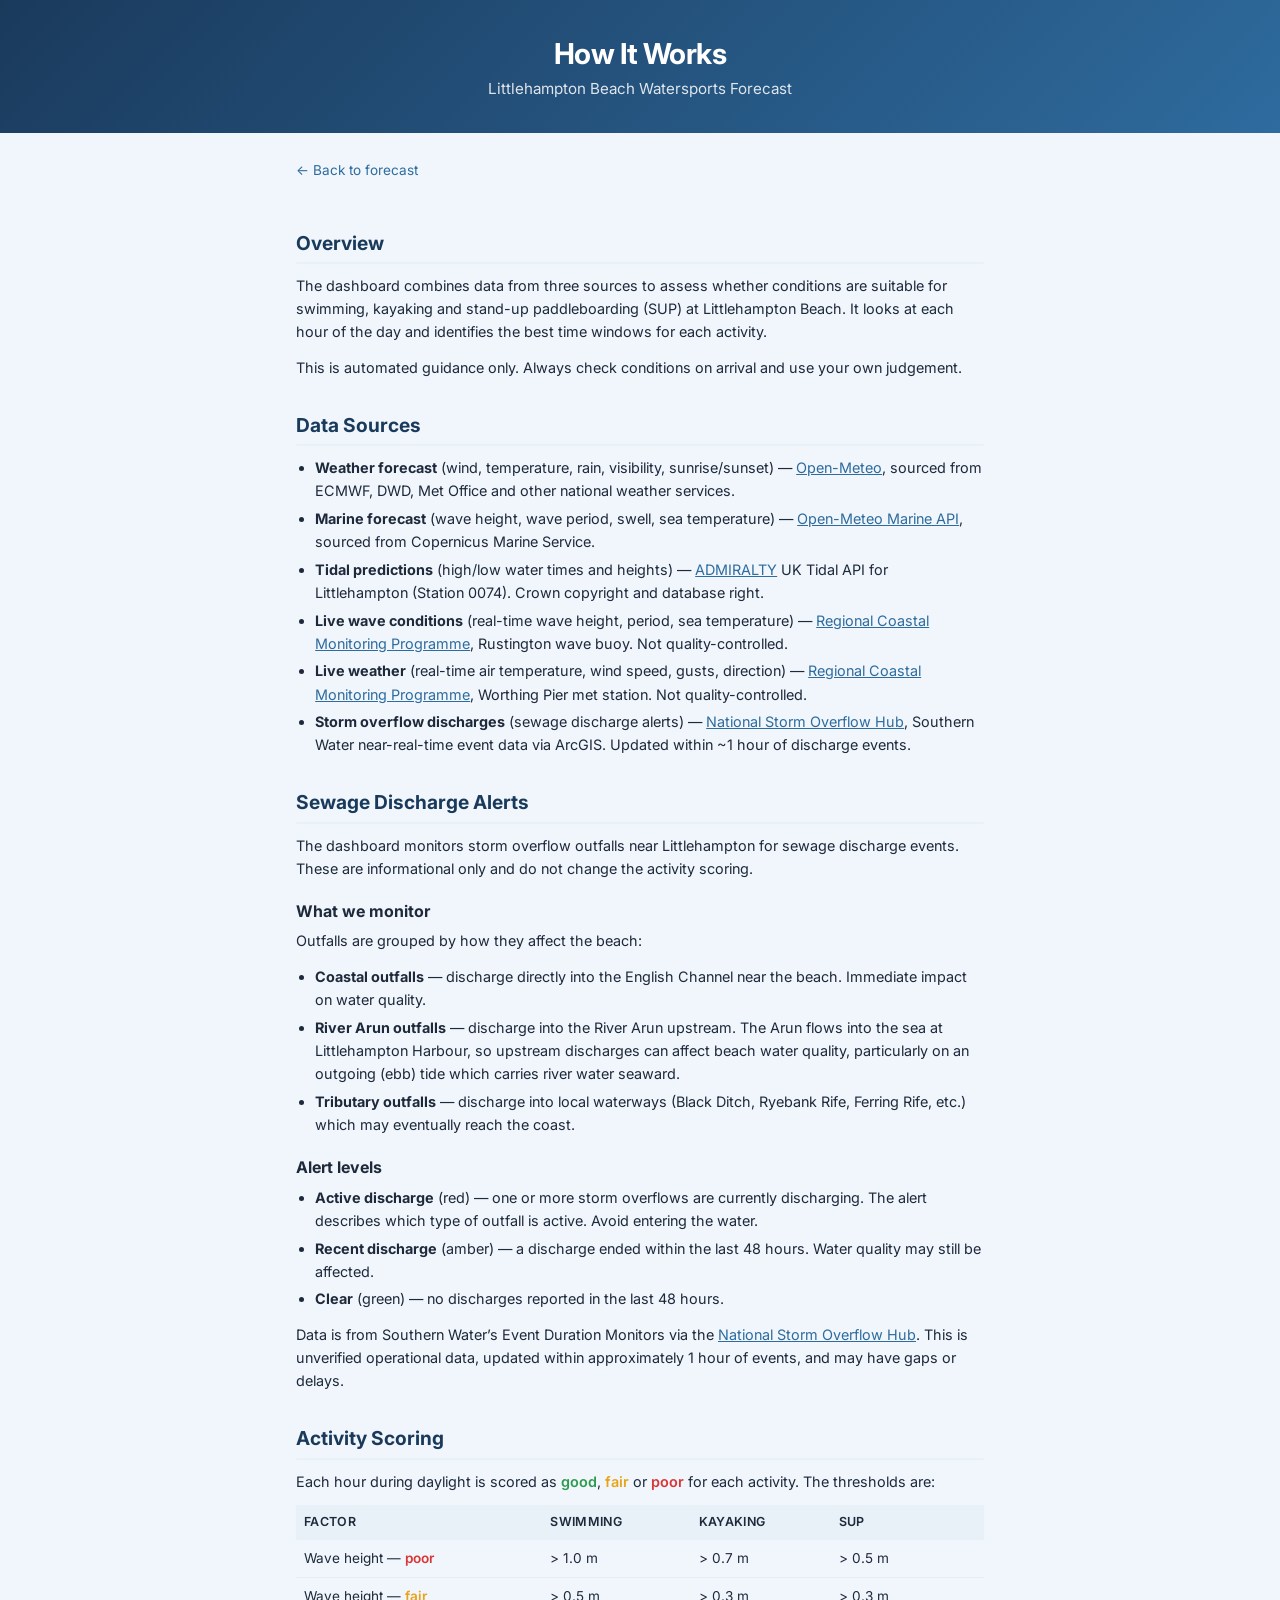
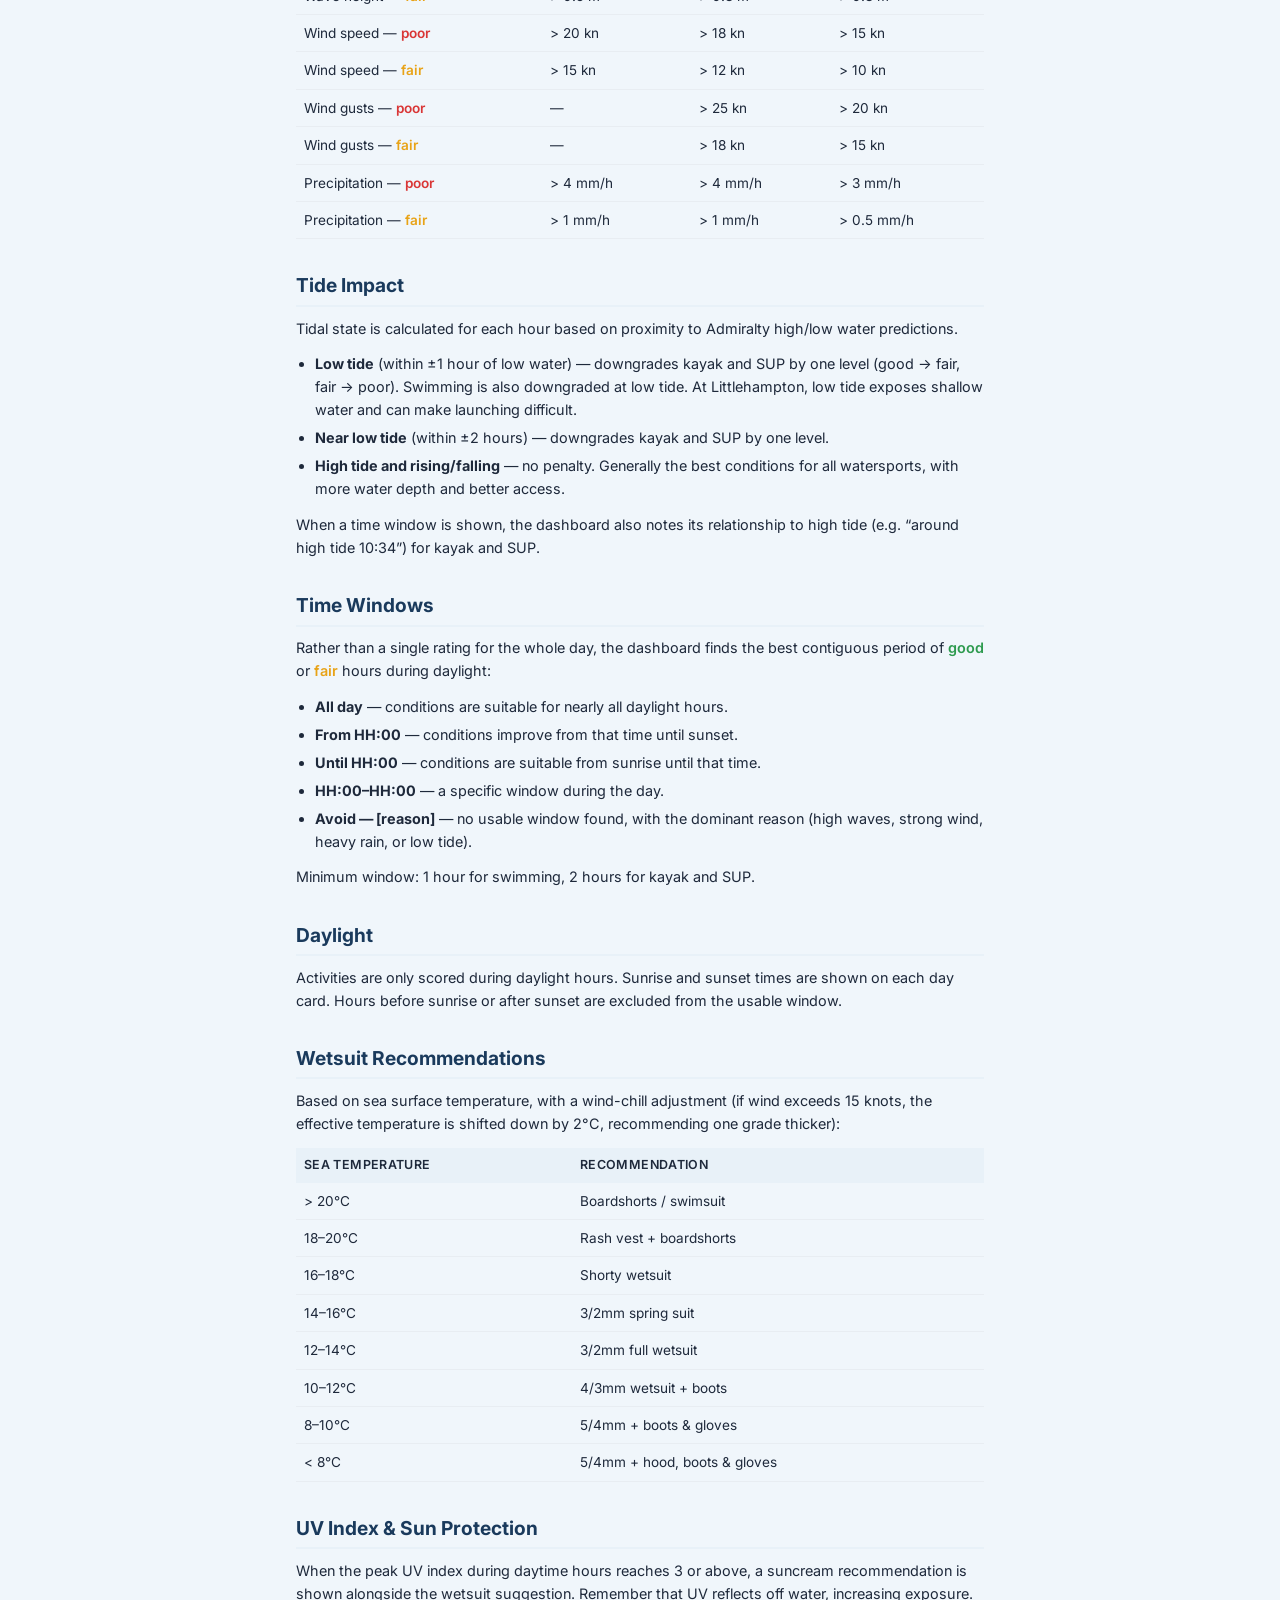
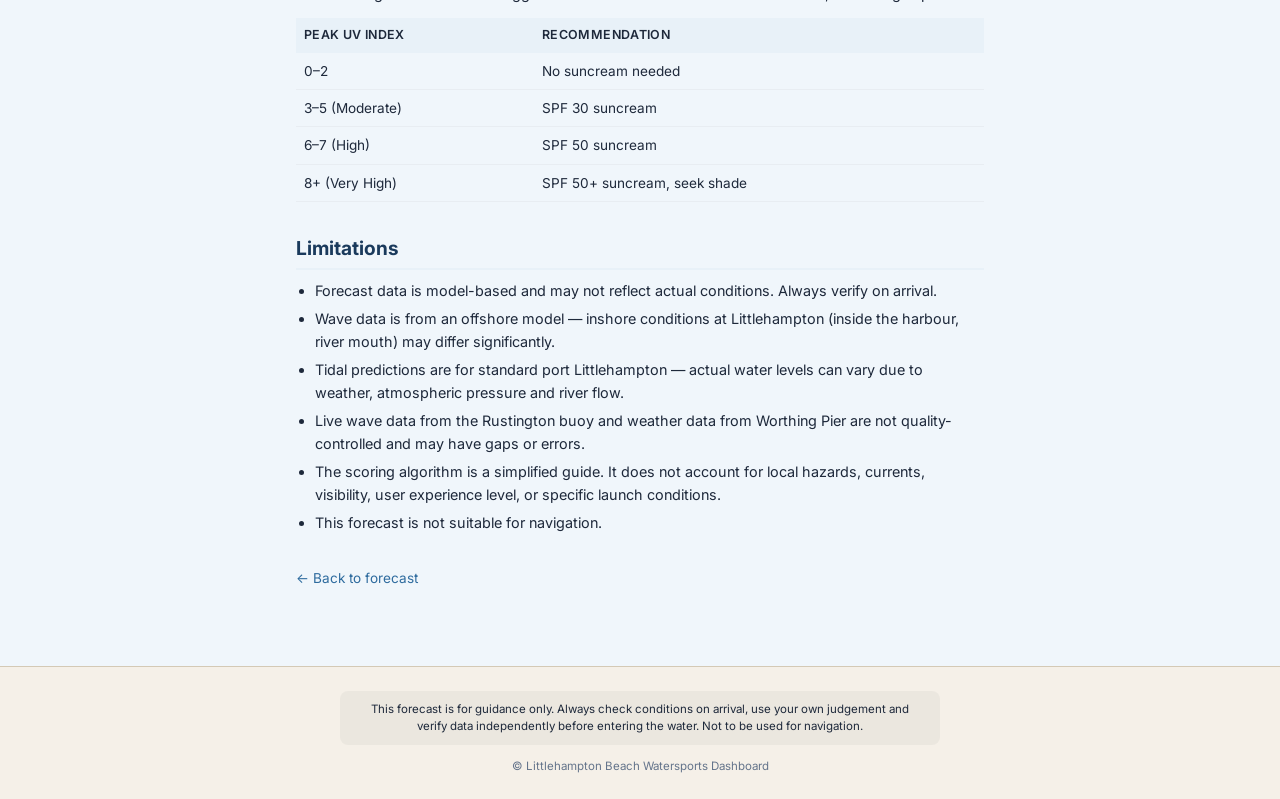
<file: how-it-works.html>
<!DOCTYPE html>
<html lang="en">
<head>
  <meta charset="UTF-8">
  <meta name="viewport" content="width=device-width, initial-scale=1.0">
  <title>How It Works — Littlehampton Beach</title>
  <meta name="description" content="How the Littlehampton Beach watersports forecast works. Scoring factors, data sources and methodology explained.">
  <link rel="stylesheet" href="css/style.css">
  <link rel="preconnect" href="https://fonts.googleapis.com">
  <link rel="preconnect" href="https://fonts.gstatic.com" crossorigin>
  <link href="https://fonts.googleapis.com/css2?family=Inter:wght@400;500;600;700&display=swap" rel="stylesheet">
  <style>
    .explainer { max-width: 720px; margin: 0 auto; padding: 1.5rem 1rem 3rem; }
    .explainer h2 { font-size: 1.2rem; margin: 2rem 0 0.6rem; color: var(--blue-deep); border-bottom: 2px solid var(--blue-light); padding-bottom: 0.3rem; }
    .explainer h3 { font-size: 1rem; margin: 1.2rem 0 0.4rem; }
    .explainer p { font-size: 0.9rem; line-height: 1.6; margin-bottom: 0.8rem; color: var(--text); }
    .explainer ul { font-size: 0.9rem; line-height: 1.6; padding-left: 1.2rem; margin-bottom: 0.8rem; }
    .explainer li { margin-bottom: 0.3rem; }
    .explainer table { width: 100%; border-collapse: collapse; font-size: 0.85rem; margin: 0.8rem 0 1.2rem; }
    .explainer th { text-align: left; padding: 0.5rem; background: var(--blue-light); font-weight: 600; font-size: 0.78rem; text-transform: uppercase; letter-spacing: 0.03em; }
    .explainer td { padding: 0.5rem; border-bottom: 1px solid #e8edf2; }
    .explainer .back-link { display: inline-block; margin-bottom: 1rem; font-size: 0.85rem; color: var(--blue-mid); text-decoration: none; }
    .explainer .back-link:hover { text-decoration: underline; }
    .cell-good { color: var(--green); font-weight: 600; }
    .cell-fair { color: var(--amber); font-weight: 600; }
    .cell-poor { color: var(--red); font-weight: 600; }
  </style>
</head>
<body>
  <header class="header">
    <div class="header__inner">
      <h1 class="header__title">How It Works</h1>
      <p class="header__subtitle">Littlehampton Beach Watersports Forecast</p>
    </div>
  </header>

  <main class="explainer">
    <a href="index.html" class="back-link">&larr; Back to forecast</a>

    <h2>Overview</h2>
    <p>
      The dashboard combines data from three sources to assess whether conditions are suitable for
      swimming, kayaking and stand-up paddleboarding (SUP) at Littlehampton Beach.
      It looks at each hour of the day and identifies the best time windows for each activity.
    </p>
    <p>
      This is automated guidance only. Always check conditions on arrival and use your own judgement.
    </p>

    <h2>Data Sources</h2>
    <ul>
      <li><strong>Weather forecast</strong> (wind, temperature, rain, visibility, sunrise/sunset) &mdash;
        <a href="https://open-meteo.com/" target="_blank" rel="noopener">Open-Meteo</a>, sourced from
        ECMWF, DWD, Met Office and other national weather services.</li>
      <li><strong>Marine forecast</strong> (wave height, wave period, swell, sea temperature) &mdash;
        <a href="https://open-meteo.com/" target="_blank" rel="noopener">Open-Meteo Marine API</a>,
        sourced from Copernicus Marine Service.</li>
      <li><strong>Tidal predictions</strong> (high/low water times and heights) &mdash;
        <a href="https://www.admiralty.co.uk" target="_blank" rel="noopener">ADMIRALTY</a> UK Tidal API
        for Littlehampton (Station 0074). Crown copyright and database right.</li>
      <li><strong>Live wave conditions</strong> (real-time wave height, period, sea temperature) &mdash;
        <a href="https://coastalmonitoring.org/" target="_blank" rel="noopener">Regional Coastal Monitoring Programme</a>,
        Rustington wave buoy. Not quality-controlled.</li>
      <li><strong>Live weather</strong> (real-time air temperature, wind speed, gusts, direction) &mdash;
        <a href="https://coastalmonitoring.org/" target="_blank" rel="noopener">Regional Coastal Monitoring Programme</a>,
        Worthing Pier met station. Not quality-controlled.</li>
      <li><strong>Storm overflow discharges</strong> (sewage discharge alerts) &mdash;
        <a href="https://www.streamwaterdata.co.uk/" target="_blank" rel="noopener">National Storm Overflow Hub</a>,
        Southern Water near-real-time event data via ArcGIS. Updated within ~1 hour of discharge events.</li>
    </ul>

    <h2>Sewage Discharge Alerts</h2>
    <p>
      The dashboard monitors storm overflow outfalls near Littlehampton for sewage discharge events.
      These are informational only and do not change the activity scoring.
    </p>

    <h3>What we monitor</h3>
    <p>Outfalls are grouped by how they affect the beach:</p>
    <ul>
      <li><strong>Coastal outfalls</strong> &mdash; discharge directly into the English Channel near the beach.
        Immediate impact on water quality.</li>
      <li><strong>River Arun outfalls</strong> &mdash; discharge into the River Arun upstream.
        The Arun flows into the sea at Littlehampton Harbour, so upstream discharges can affect
        beach water quality, particularly on an outgoing (ebb) tide which carries river water seaward.</li>
      <li><strong>Tributary outfalls</strong> &mdash; discharge into local waterways (Black Ditch, Ryebank Rife,
        Ferring Rife, etc.) which may eventually reach the coast.</li>
    </ul>

    <h3>Alert levels</h3>
    <ul>
      <li><strong>Active discharge</strong> (red) &mdash; one or more storm overflows are currently discharging.
        The alert describes which type of outfall is active. Avoid entering the water.</li>
      <li><strong>Recent discharge</strong> (amber) &mdash; a discharge ended within the last 48 hours.
        Water quality may still be affected.</li>
      <li><strong>Clear</strong> (green) &mdash; no discharges reported in the last 48 hours.</li>
    </ul>
    <p>
      Data is from Southern Water&rsquo;s Event Duration Monitors via the
      <a href="https://www.streamwaterdata.co.uk/" target="_blank" rel="noopener">National Storm Overflow Hub</a>.
      This is unverified operational data, updated within approximately 1 hour of events,
      and may have gaps or delays.
    </p>

    <h2>Activity Scoring</h2>
    <p>
      Each hour during daylight is scored as <span class="cell-good">good</span>,
      <span class="cell-fair">fair</span> or <span class="cell-poor">poor</span> for each activity.
      The thresholds are:
    </p>

    <table>
      <thead>
        <tr>
          <th>Factor</th>
          <th>Swimming</th>
          <th>Kayaking</th>
          <th>SUP</th>
        </tr>
      </thead>
      <tbody>
        <tr>
          <td>Wave height &mdash; <span class="cell-poor">poor</span></td>
          <td>&gt; 1.0 m</td>
          <td>&gt; 0.7 m</td>
          <td>&gt; 0.5 m</td>
        </tr>
        <tr>
          <td>Wave height &mdash; <span class="cell-fair">fair</span></td>
          <td>&gt; 0.5 m</td>
          <td>&gt; 0.3 m</td>
          <td>&gt; 0.3 m</td>
        </tr>
        <tr>
          <td>Wind speed &mdash; <span class="cell-poor">poor</span></td>
          <td>&gt; 20 kn</td>
          <td>&gt; 18 kn</td>
          <td>&gt; 15 kn</td>
        </tr>
        <tr>
          <td>Wind speed &mdash; <span class="cell-fair">fair</span></td>
          <td>&gt; 15 kn</td>
          <td>&gt; 12 kn</td>
          <td>&gt; 10 kn</td>
        </tr>
        <tr>
          <td>Wind gusts &mdash; <span class="cell-poor">poor</span></td>
          <td>&mdash;</td>
          <td>&gt; 25 kn</td>
          <td>&gt; 20 kn</td>
        </tr>
        <tr>
          <td>Wind gusts &mdash; <span class="cell-fair">fair</span></td>
          <td>&mdash;</td>
          <td>&gt; 18 kn</td>
          <td>&gt; 15 kn</td>
        </tr>
        <tr>
          <td>Precipitation &mdash; <span class="cell-poor">poor</span></td>
          <td>&gt; 4 mm/h</td>
          <td>&gt; 4 mm/h</td>
          <td>&gt; 3 mm/h</td>
        </tr>
        <tr>
          <td>Precipitation &mdash; <span class="cell-fair">fair</span></td>
          <td>&gt; 1 mm/h</td>
          <td>&gt; 1 mm/h</td>
          <td>&gt; 0.5 mm/h</td>
        </tr>
      </tbody>
    </table>

    <h2>Tide Impact</h2>
    <p>
      Tidal state is calculated for each hour based on proximity to Admiralty high/low water predictions.
    </p>
    <ul>
      <li><strong>Low tide</strong> (within &plusmn;1 hour of low water) &mdash; downgrades kayak and SUP by one level
        (good &rarr; fair, fair &rarr; poor). Swimming is also downgraded at low tide. At Littlehampton,
        low tide exposes shallow water and can make launching difficult.</li>
      <li><strong>Near low tide</strong> (within &plusmn;2 hours) &mdash; downgrades kayak and SUP by one level.</li>
      <li><strong>High tide and rising/falling</strong> &mdash; no penalty. Generally the best conditions for
        all watersports, with more water depth and better access.</li>
    </ul>
    <p>
      When a time window is shown, the dashboard also notes its relationship to high tide
      (e.g. &ldquo;around high tide 10:34&rdquo;) for kayak and SUP.
    </p>

    <h2>Time Windows</h2>
    <p>
      Rather than a single rating for the whole day, the dashboard finds the best contiguous period
      of <span class="cell-good">good</span> or <span class="cell-fair">fair</span> hours during daylight:
    </p>
    <ul>
      <li><strong>All day</strong> &mdash; conditions are suitable for nearly all daylight hours.</li>
      <li><strong>From HH:00</strong> &mdash; conditions improve from that time until sunset.</li>
      <li><strong>Until HH:00</strong> &mdash; conditions are suitable from sunrise until that time.</li>
      <li><strong>HH:00&ndash;HH:00</strong> &mdash; a specific window during the day.</li>
      <li><strong>Avoid &mdash; [reason]</strong> &mdash; no usable window found, with the dominant
        reason (high waves, strong wind, heavy rain, or low tide).</li>
    </ul>
    <p>
      Minimum window: 1 hour for swimming, 2 hours for kayak and SUP.
    </p>

    <h2>Daylight</h2>
    <p>
      Activities are only scored during daylight hours. Sunrise and sunset times are shown on each day card.
      Hours before sunrise or after sunset are excluded from the usable window.
    </p>

    <h2>Wetsuit Recommendations</h2>
    <p>
      Based on sea surface temperature, with a wind-chill adjustment (if wind exceeds 15 knots,
      the effective temperature is shifted down by 2&deg;C, recommending one grade thicker):
    </p>
    <table>
      <thead>
        <tr>
          <th>Sea Temperature</th>
          <th>Recommendation</th>
        </tr>
      </thead>
      <tbody>
        <tr><td>&gt; 20&deg;C</td><td>Boardshorts / swimsuit</td></tr>
        <tr><td>18&ndash;20&deg;C</td><td>Rash vest + boardshorts</td></tr>
        <tr><td>16&ndash;18&deg;C</td><td>Shorty wetsuit</td></tr>
        <tr><td>14&ndash;16&deg;C</td><td>3/2mm spring suit</td></tr>
        <tr><td>12&ndash;14&deg;C</td><td>3/2mm full wetsuit</td></tr>
        <tr><td>10&ndash;12&deg;C</td><td>4/3mm wetsuit + boots</td></tr>
        <tr><td>8&ndash;10&deg;C</td><td>5/4mm + boots &amp; gloves</td></tr>
        <tr><td>&lt; 8&deg;C</td><td>5/4mm + hood, boots &amp; gloves</td></tr>
      </tbody>
    </table>

    <h2>UV Index &amp; Sun Protection</h2>
    <p>
      When the peak UV index during daytime hours reaches 3 or above, a suncream recommendation is shown
      alongside the wetsuit suggestion. Remember that UV reflects off water, increasing exposure.
    </p>
    <table>
      <thead>
        <tr>
          <th>Peak UV Index</th>
          <th>Recommendation</th>
        </tr>
      </thead>
      <tbody>
        <tr><td>0&ndash;2</td><td>No suncream needed</td></tr>
        <tr><td>3&ndash;5 (Moderate)</td><td>SPF 30 suncream</td></tr>
        <tr><td>6&ndash;7 (High)</td><td>SPF 50 suncream</td></tr>
        <tr><td>8+ (Very High)</td><td>SPF 50+ suncream, seek shade</td></tr>
      </tbody>
    </table>

    <h2>Limitations</h2>
    <ul>
      <li>Forecast data is model-based and may not reflect actual conditions. Always verify on arrival.</li>
      <li>Wave data is from an offshore model &mdash; inshore conditions at Littlehampton
        (inside the harbour, river mouth) may differ significantly.</li>
      <li>Tidal predictions are for standard port Littlehampton &mdash; actual water levels can vary
        due to weather, atmospheric pressure and river flow.</li>
      <li>Live wave data from the Rustington buoy and weather data from Worthing Pier are
        not quality-controlled and may have gaps or errors.</li>
      <li>The scoring algorithm is a simplified guide. It does not account for local hazards, currents,
        visibility, user experience level, or specific launch conditions.</li>
      <li>This forecast is not suitable for navigation.</li>
    </ul>

    <p style="margin-top: 2rem;">
      <a href="index.html" class="back-link">&larr; Back to forecast</a>
    </p>
  </main>

  <footer class="footer">
    <div class="footer__disclaimer">
      This forecast is for guidance only. Always check conditions on arrival, use your own judgement and verify data independently before entering the water. Not to be used for navigation.
    </div>
    <p class="footer__update">&copy; Littlehampton Beach Watersports Dashboard</p>
  </footer>
</body>
</html>
</file>
<file: css/style.css>
/* ── Reset & Base ─────────────────────────────────────── */
*, *::before, *::after { box-sizing: border-box; margin: 0; padding: 0; }

:root {
  --blue-deep: #1a3a5c;
  --blue-mid: #2e6b9e;
  --blue-light: #e8f1f8;
  --blue-pale: #f0f6fb;
  --sand: #f5f0e8;
  --sand-dark: #d4c9b5;
  --green: #2d9a4e;
  --amber: #e8a317;
  --red: #d93636;
  --text: #1e293b;
  --text-light: #64748b;
  --white: #ffffff;
  --radius: 12px;
  --shadow: 0 2px 8px rgba(0,0,0,0.08);
  --shadow-lg: 0 4px 20px rgba(0,0,0,0.12);
}

body {
  font-family: 'Inter', system-ui, -apple-system, sans-serif;
  background: var(--blue-pale);
  color: var(--text);
  line-height: 1.5;
  min-height: 100vh;
}

a { color: var(--blue-mid); }

/* ── Header ──────────────────────────────────────────── */
.header {
  background: linear-gradient(135deg, var(--blue-deep) 0%, var(--blue-mid) 100%);
  color: var(--white);
  padding: 1.5rem 1rem;
}

.header__inner { text-align: center; }

.header__title {
  font-size: 1.6rem;
  font-weight: 700;
  letter-spacing: -0.02em;
}

.header__subtitle {
  font-size: 0.95rem;
  opacity: 0.85;
  margin-top: 0.2rem;
}

.header__current {
  display: flex;
  justify-content: center;
  gap: 1.5rem;
  margin-top: 1rem;
  flex-wrap: wrap;
}

.current-stat {
  text-align: center;
}

.current-stat__value {
  font-size: 1.3rem;
  font-weight: 700;
}

.current-stat__label {
  font-size: 0.75rem;
  opacity: 0.75;
  text-transform: uppercase;
  letter-spacing: 0.05em;
}

.current-loading {
  font-size: 0.85rem;
  opacity: 0.7;
}

/* ── Legend ───────────────────────────────────────────── */
.legend {
  display: flex;
  justify-content: center;
  gap: 1.2rem;
  padding: 0.8rem 1rem;
  font-size: 0.8rem;
  color: var(--text-light);
}

.legend__item { display: flex; align-items: center; gap: 0.3rem; }

.legend__link {
  font-size: 0.8rem;
  color: var(--blue-mid);
  text-decoration: none;
  margin-left: auto;
}
.legend__link:hover { text-decoration: underline; }

/* ── Discharge Alert ─────────────────────────────────── */
.discharge {
  display: flex;
  align-items: flex-start;
  gap: 0.6rem;
  padding: 0.7rem 1rem;
  border-radius: var(--radius);
  font-size: 0.85rem;
  line-height: 1.5;
  margin-bottom: 0.75rem;
}

.discharge--active {
  background: #fde8e8;
  border: 1px solid #f5c6c6;
  color: #7f1d1d;
}

.discharge--recent {
  background: #fef3d6;
  border: 1px solid #f5e0a0;
  color: #78350f;
}

.discharge--clear {
  background: #e6f5ec;
  border: 1px solid #b8e0c8;
  color: #14532d;
}

.discharge__icon { font-size: 1.1rem; flex-shrink: 0; margin-top: 0.1rem; }
.discharge__text { flex: 1; }
.discharge__detail { display: block; font-size: 0.78rem; margin-top: 0.15rem; opacity: 0.8; }
.discharge__link { font-weight: 500; white-space: nowrap; }

.dot {
  width: 10px;
  height: 10px;
  border-radius: 50%;
  display: inline-block;
}
.dot--good { background: var(--green); }
.dot--fair { background: var(--amber); }
.dot--poor { background: var(--red); }

/* ── Main ────────────────────────────────────────────── */
.main {
  max-width: 900px;
  margin: 0 auto;
  padding: 0 1rem 2rem;
}

/* ── Cards ────────────────────────────────────────────── */
.cards {
  display: flex;
  flex-direction: column;
  gap: 0.75rem;
}

.card {
  background: var(--white);
  border-radius: var(--radius);
  box-shadow: var(--shadow);
  padding: 1rem 1.2rem;
  cursor: pointer;
  transition: box-shadow 0.2s, transform 0.15s;
  display: grid;
  grid-template-columns: 80px 1fr auto;
  align-items: center;
  gap: 1rem;
}

.card:hover {
  box-shadow: var(--shadow-lg);
  transform: translateY(-1px);
}

.card--today {
  border-left: 4px solid var(--blue-mid);
}

.card__date {
  text-align: center;
}

.card__day {
  font-size: 0.75rem;
  text-transform: uppercase;
  letter-spacing: 0.06em;
  color: var(--text-light);
}

.card__datenum {
  font-size: 1.5rem;
  font-weight: 700;
  line-height: 1.2;
}

.card__month {
  font-size: 0.7rem;
  color: var(--text-light);
}

.card__info {
  display: flex;
  flex-direction: column;
  gap: 0.35rem;
  font-size: 0.85rem;
}

.card__tides {
  display: flex;
  gap: 0.6rem;
  flex-wrap: wrap;
}

.tide-event {
  font-size: 0.78rem;
  color: var(--text-light);
}

.tide-event--high { color: var(--blue-mid); font-weight: 500; }

.sun-times {
  font-size: 0.75rem;
  color: var(--text-light);
  opacity: 0.8;
}

.sun-badge {
  display: inline-flex;
  align-items: center;
  gap: 0.3rem;
  background: #fef9e7;
  color: #92700c;
  padding: 0.15rem 0.55rem;
  border-radius: 12px;
  font-weight: 500;
  font-size: 0.75rem;
}

.card__weather {
  display: flex;
  gap: 1rem;
  font-size: 0.8rem;
  color: var(--text-light);
  flex-wrap: wrap;
}

.card__weather span { white-space: nowrap; }

.card__ratings {
  display: flex;
  flex-direction: column;
  gap: 0.3rem;
}

/* ── Window Badges (time-based activity ratings) ─────── */
.window-badge {
  display: flex;
  align-items: baseline;
  gap: 0.4rem;
  font-size: 0.78rem;
  padding: 0.2rem 0.55rem;
  border-radius: 8px;
  line-height: 1.3;
  flex-wrap: wrap;
}

.window-badge--good { background: #e6f5ec; color: #1a7a37; }
.window-badge--fair { background: #fef3d6; color: #956a00; }
.window-badge--poor { background: #fde8e8; color: #b91c1c; }

.window-badge__label {
  font-weight: 600;
  min-width: 3.2em;
}

.window-badge__time {
  font-weight: 500;
}

.window-badge__tide {
  font-size: 0.7rem;
  opacity: 0.75;
  font-weight: 400;
}

/* Window badges in detail panel */
.detail-windows {
  display: flex;
  gap: 0.5rem;
  margin-bottom: 0.8rem;
  flex-wrap: wrap;
}

/* ── Wetsuit Badge ───────────────────────────────────── */
.card__wetsuit {
  font-size: 0.78rem;
}

.wetsuit-badge {
  display: inline-flex;
  align-items: center;
  gap: 0.3rem;
  background: #e0f2f1;
  color: #00695c;
  padding: 0.15rem 0.55rem;
  border-radius: 12px;
  font-weight: 500;
}

.detail-wetsuit {
  font-size: 0.85rem;
  color: #00695c;
  margin-bottom: 0.6rem;
}

/* ── Live Data Indicator ─────────────────────────────── */
.current-group {
  display: flex;
  justify-content: center;
  gap: 1.5rem;
  flex-wrap: wrap;
  align-items: flex-start;
}

.current-group__label {
  width: 100%;
  text-align: center;
  font-size: 0.65rem;
  text-transform: uppercase;
  letter-spacing: 0.08em;
  opacity: 0.6;
  margin-bottom: -0.5rem;
}

.current-divider {
  width: 1px;
  background: rgba(255,255,255,0.25);
  align-self: stretch;
  margin: 0 0.5rem;
}

.live-dot {
  display: inline-block;
  width: 6px;
  height: 6px;
  background: #22c55e;
  border-radius: 50%;
  margin-right: 3px;
  vertical-align: middle;
  animation: pulse 2s ease-in-out infinite;
}

@keyframes pulse {
  0%, 100% { opacity: 1; }
  50% { opacity: 0.4; }
}

/* ── Loading ─────────────────────────────────────────── */
.loading {
  text-align: center;
  padding: 3rem 1rem;
  color: var(--text-light);
}

.loading__spinner {
  width: 36px;
  height: 36px;
  border: 3px solid var(--blue-light);
  border-top-color: var(--blue-mid);
  border-radius: 50%;
  animation: spin 0.8s linear infinite;
  margin: 0 auto 1rem;
}

@keyframes spin { to { transform: rotate(360deg); } }

/* ── Error ───────────────────────────────────────────── */
.error {
  text-align: center;
  padding: 2rem 1rem;
  color: var(--red);
  background: #fde8e8;
  border-radius: var(--radius);
}

/* ── Detail Panel ────────────────────────────────────── */
.detail-panel {
  background: var(--white);
  border-radius: var(--radius);
  box-shadow: var(--shadow-lg);
  padding: 1.5rem;
  margin-top: 1rem;
  position: relative;
}

.detail-panel__close {
  position: absolute;
  top: 0.8rem;
  right: 1rem;
  background: none;
  border: none;
  font-size: 1.5rem;
  cursor: pointer;
  color: var(--text-light);
  line-height: 1;
}

.detail-panel__title {
  font-size: 1.1rem;
  font-weight: 600;
  margin-bottom: 1rem;
}

.hourly-table {
  width: 100%;
  border-collapse: collapse;
  font-size: 0.8rem;
}

.hourly-table th {
  text-align: left;
  font-weight: 600;
  padding: 0.4rem 0.5rem;
  border-bottom: 2px solid var(--blue-light);
  white-space: nowrap;
  color: var(--text-light);
  font-size: 0.72rem;
  text-transform: uppercase;
  letter-spacing: 0.04em;
}

.hourly-table td {
  padding: 0.4rem 0.5rem;
  border-bottom: 1px solid #f1f5f9;
  white-space: nowrap;
}

.hourly-table tr:hover td {
  background: var(--blue-pale);
}

.hourly-table .cell--good { color: var(--green); font-weight: 600; }
.hourly-table .cell--fair { color: var(--amber); font-weight: 600; }
.hourly-table .cell--poor { color: var(--red); font-weight: 600; }

/* ── Footer ──────────────────────────────────────────── */
.footer {
  text-align: center;
  padding: 1.5rem 1rem;
  font-size: 0.72rem;
  color: var(--text-light);
  border-top: 1px solid var(--sand-dark);
  background: var(--sand);
}

.footer__disclaimer {
  max-width: 600px;
  margin: 0 auto 0.8rem;
  padding: 0.6rem 1rem;
  background: rgba(0,0,0,0.04);
  border-radius: 8px;
  font-size: 0.72rem;
  line-height: 1.5;
  color: var(--text);
}

.footer__sources {
  max-width: 600px;
  margin: 0 auto;
  line-height: 1.6;
}

.footer__sources p { margin-bottom: 0.3rem; }

.footer__update { margin-top: 0.6rem; }

/* ── Responsive ──────────────────────────────────────── */
@media (max-width: 600px) {
  .card {
    grid-template-columns: 60px 1fr;
    gap: 0.6rem;
  }

  .card__ratings {
    grid-column: 1 / -1;
    flex-direction: column;
  }

  .window-badge { font-size: 0.72rem; }
  .window-badge__tide { font-size: 0.65rem; }

  .card__weather { gap: 0.5rem; }

  .hourly-table { font-size: 0.72rem; }

  .hourly-table th,
  .hourly-table td { padding: 0.3rem; }

  .detail-panel { padding: 1rem; }

  .header__title { font-size: 1.3rem; }
}

@media (min-width: 601px) {
  .header { padding: 2rem; }
  .header__title { font-size: 1.8rem; }
}

/* Overflow scroll for hourly table on mobile */
.detail-panel__content {
  overflow-x: auto;
  -webkit-overflow-scrolling: touch;
}
</file>
